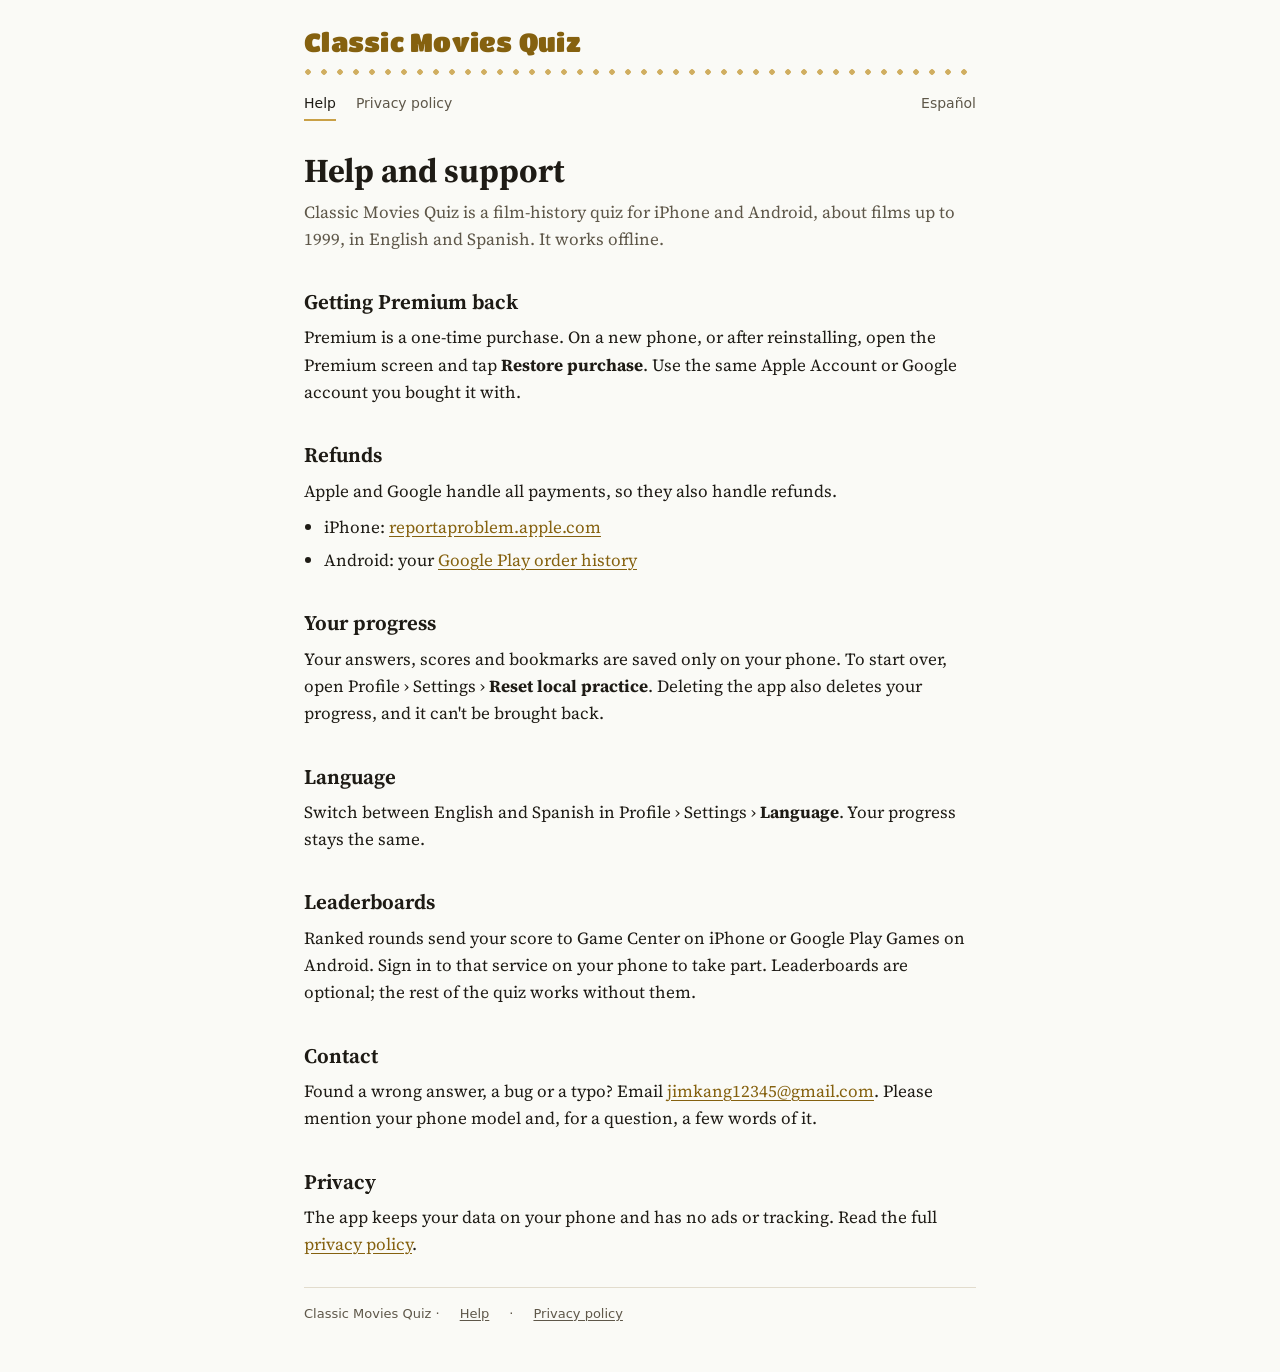
<file: index.html>
<!doctype html>
<html lang="en">
<head>
<meta charset="utf-8">
<meta name="viewport" content="width=device-width, initial-scale=1">
<title>Classic Movies Quiz Support</title>
<link rel="stylesheet" href="style.css">
</head>
<body>
<div class="page">
<div class="masthead">
<a class="wordmark" href="index.html">Classic Movies Quiz</a>
<div class="bulbs" aria-hidden="true"></div>
<nav class="nav" aria-label="Site"><a href="index.html" aria-current="page">Help</a><a href="privacy.html">Privacy policy</a><a class="lang" href="soporte.html" lang="es">Español</a></nav>
</div>
<main class="content">
<header>
  <h1>Help and support</h1>
  <p class="lede">Classic Movies Quiz is a film-history quiz for iPhone and Android, about films up to 1999, in English and Spanish. It works offline.</p>
</header>

<section aria-labelledby="restore">
  <h2 id="restore">Getting Premium back</h2>
  <p>Premium is a one-time purchase. On a new phone, or after reinstalling, open the Premium screen and tap <strong>Restore purchase</strong>. Use the same Apple Account or Google account you bought it with.</p>
</section>

<section aria-labelledby="refunds">
  <h2 id="refunds">Refunds</h2>
  <p>Apple and Google handle all payments, so they also handle refunds.</p>
  <ul>
    <li>iPhone: <a href="https://reportaproblem.apple.com">reportaproblem.apple.com</a></li>
    <li>Android: your <a href="https://play.google.com/store/account/orderhistory">Google Play order history</a></li>
  </ul>
</section>

<section aria-labelledby="progress">
  <h2 id="progress">Your progress</h2>
  <p>Your answers, scores and bookmarks are saved only on your phone. To start over, open Profile › Settings › <strong>Reset local practice</strong>. Deleting the app also deletes your progress, and it can't be brought back.</p>
</section>

<section aria-labelledby="language">
  <h2 id="language">Language</h2>
  <p>Switch between English and Spanish in Profile › Settings › <strong>Language</strong>. Your progress stays the same.</p>
</section>

<section aria-labelledby="boards">
  <h2 id="boards">Leaderboards</h2>
  <p>Ranked rounds send your score to Game Center on iPhone or Google Play Games on Android. Sign in to that service on your phone to take part. Leaderboards are optional; the rest of the quiz works without them.</p>
</section>

<section aria-labelledby="contact">
  <h2 id="contact">Contact</h2>
  <p>Found a wrong answer, a bug or a typo? Email <a href="mailto:jimkang12345@gmail.com">jimkang12345@gmail.com</a>. Please mention your phone model and, for a question, a few words of it.</p>
</section>

<section aria-labelledby="privacy">
  <h2 id="privacy">Privacy</h2>
  <p>The app keeps your data on your phone and has no ads or tracking. Read the full <a href="privacy.html">privacy policy</a>.</p>
</section>
</main>
<footer>Classic Movies Quiz · <a href="index.html">Help</a> · <a href="privacy.html">Privacy policy</a></footer>
</div>
</body>
</html>
</file>
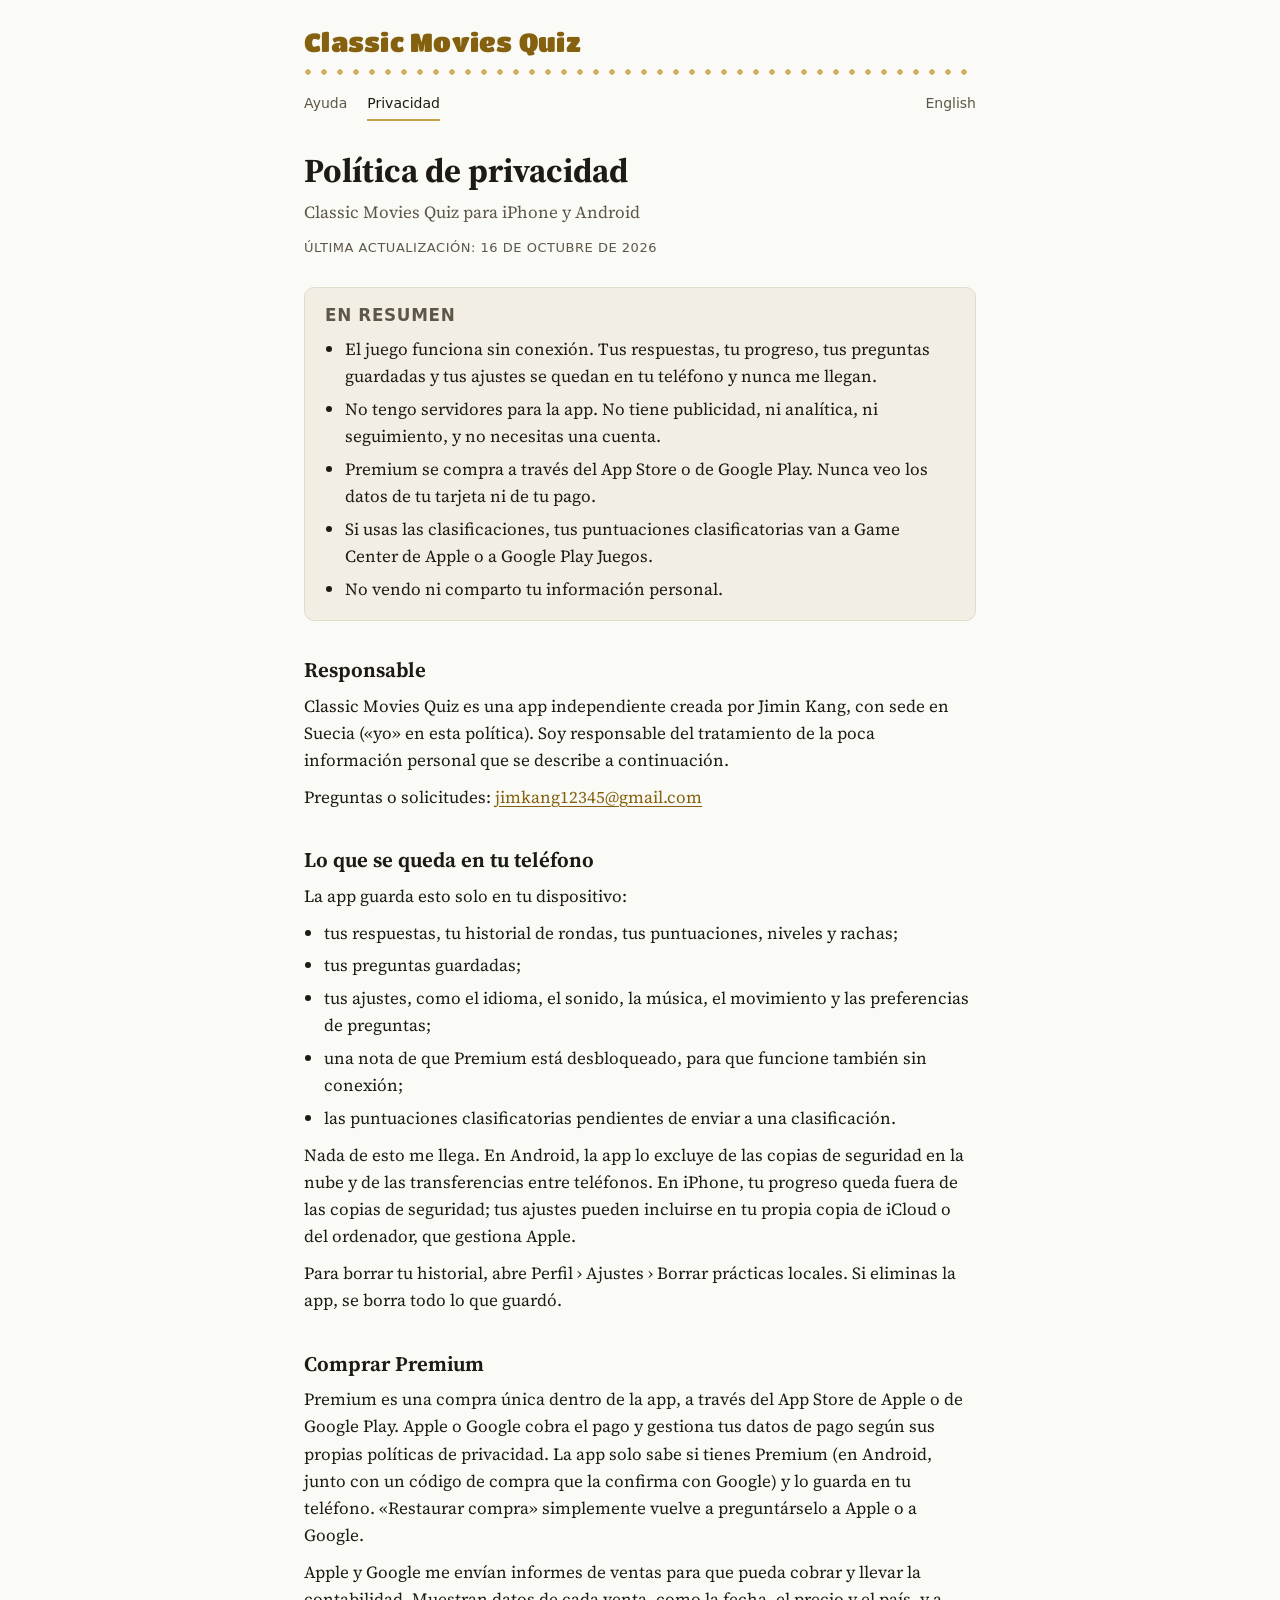
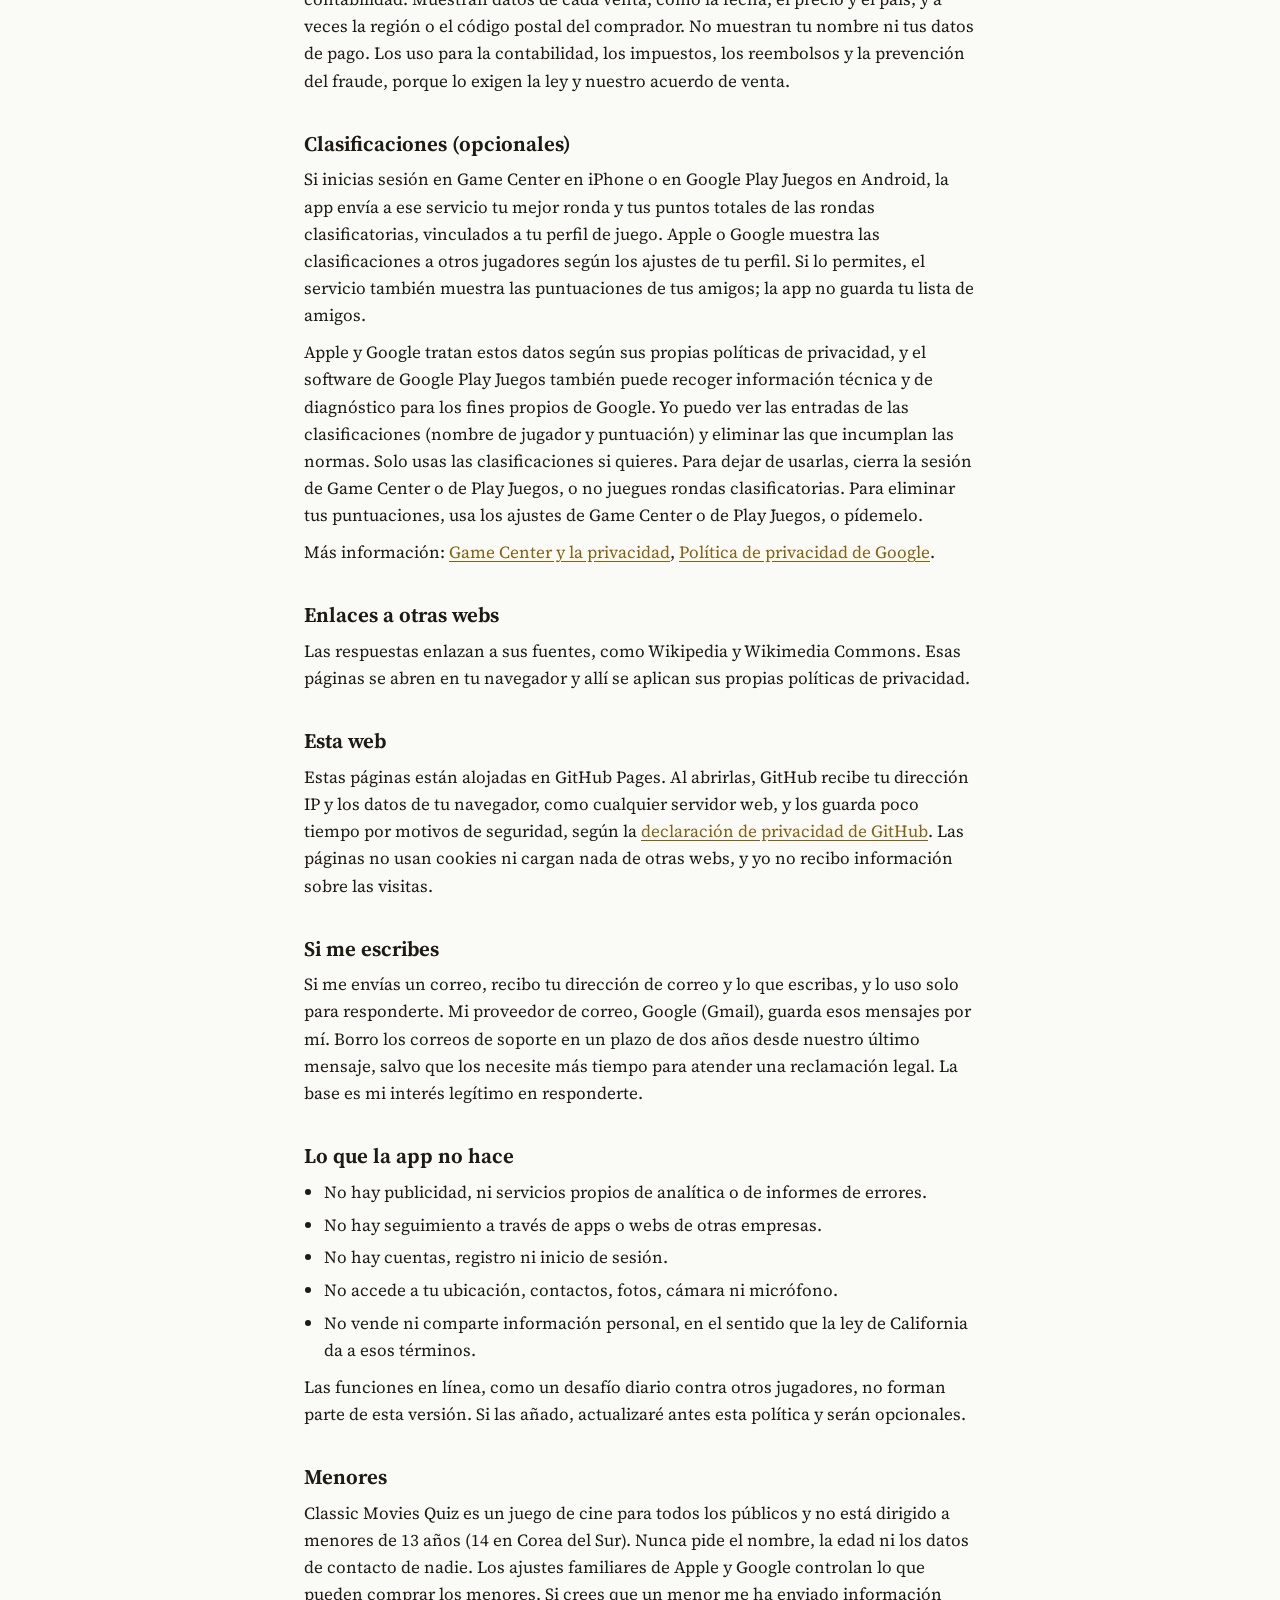
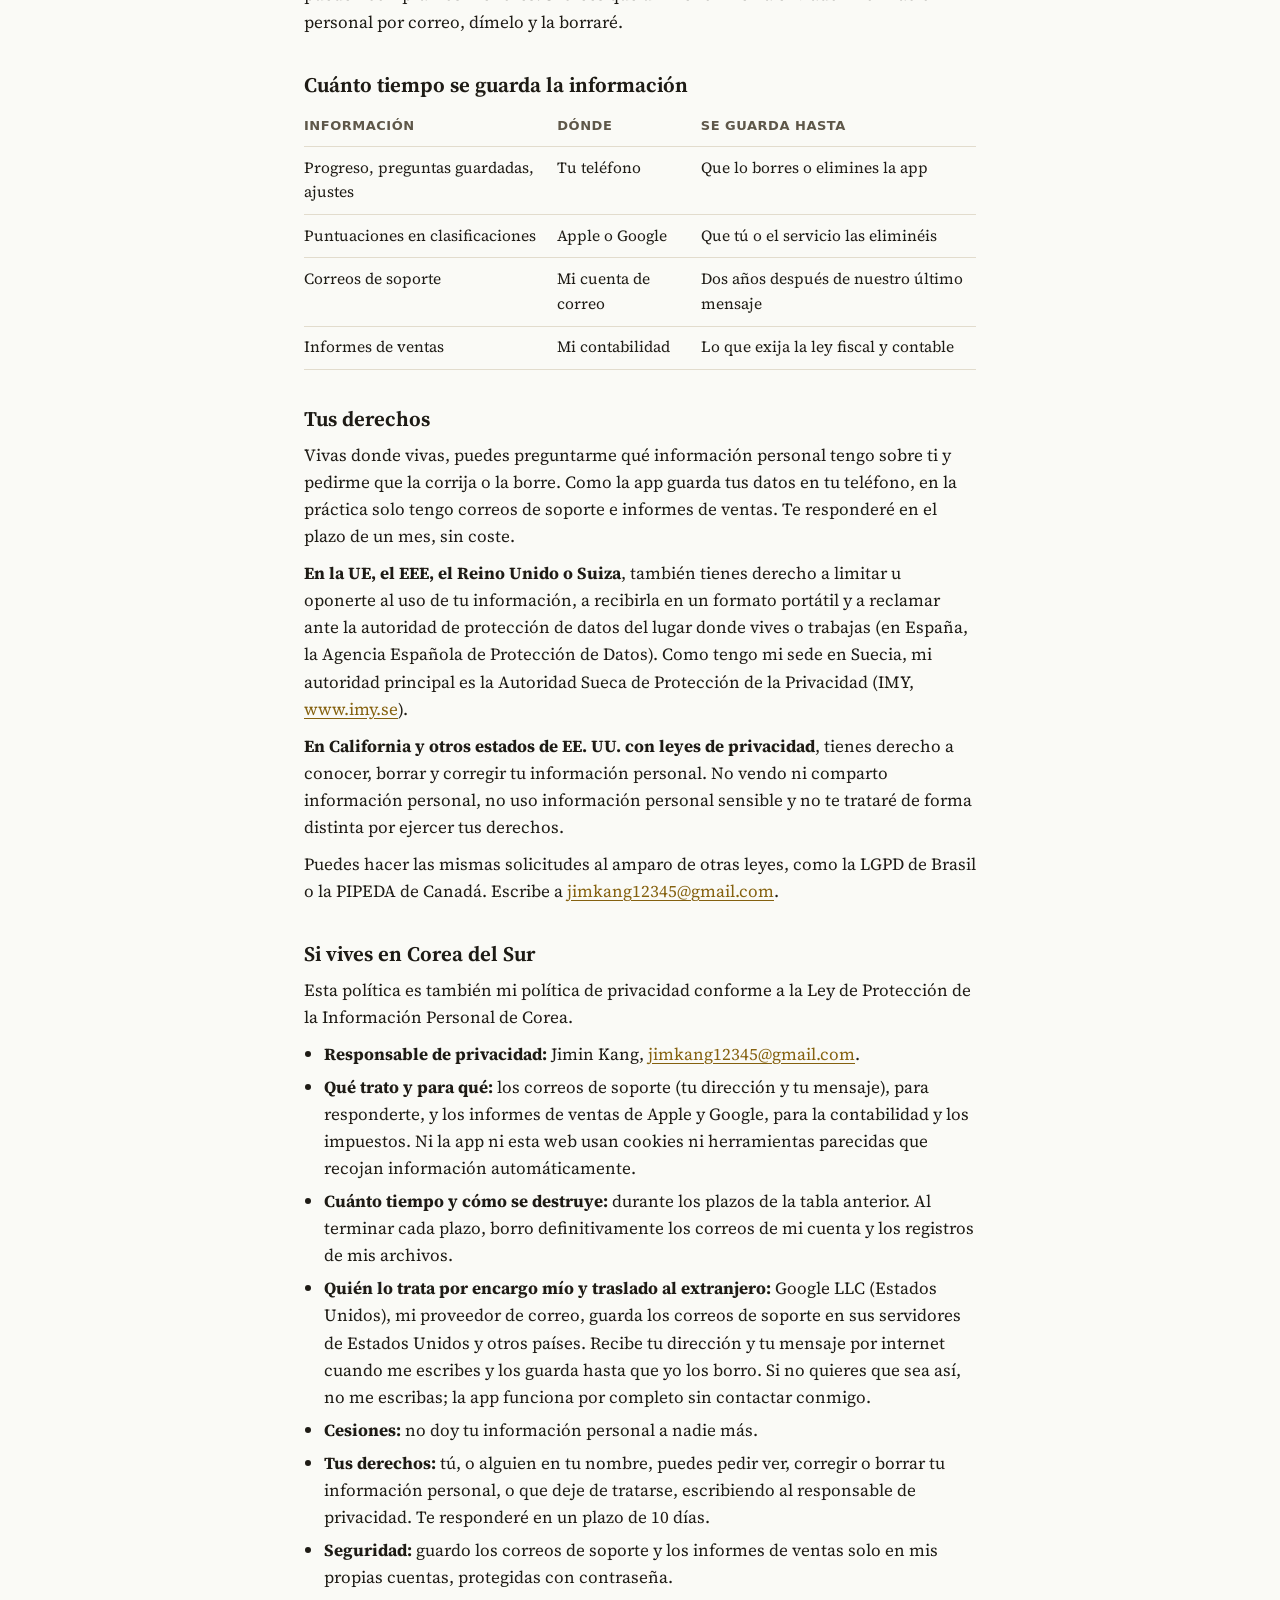
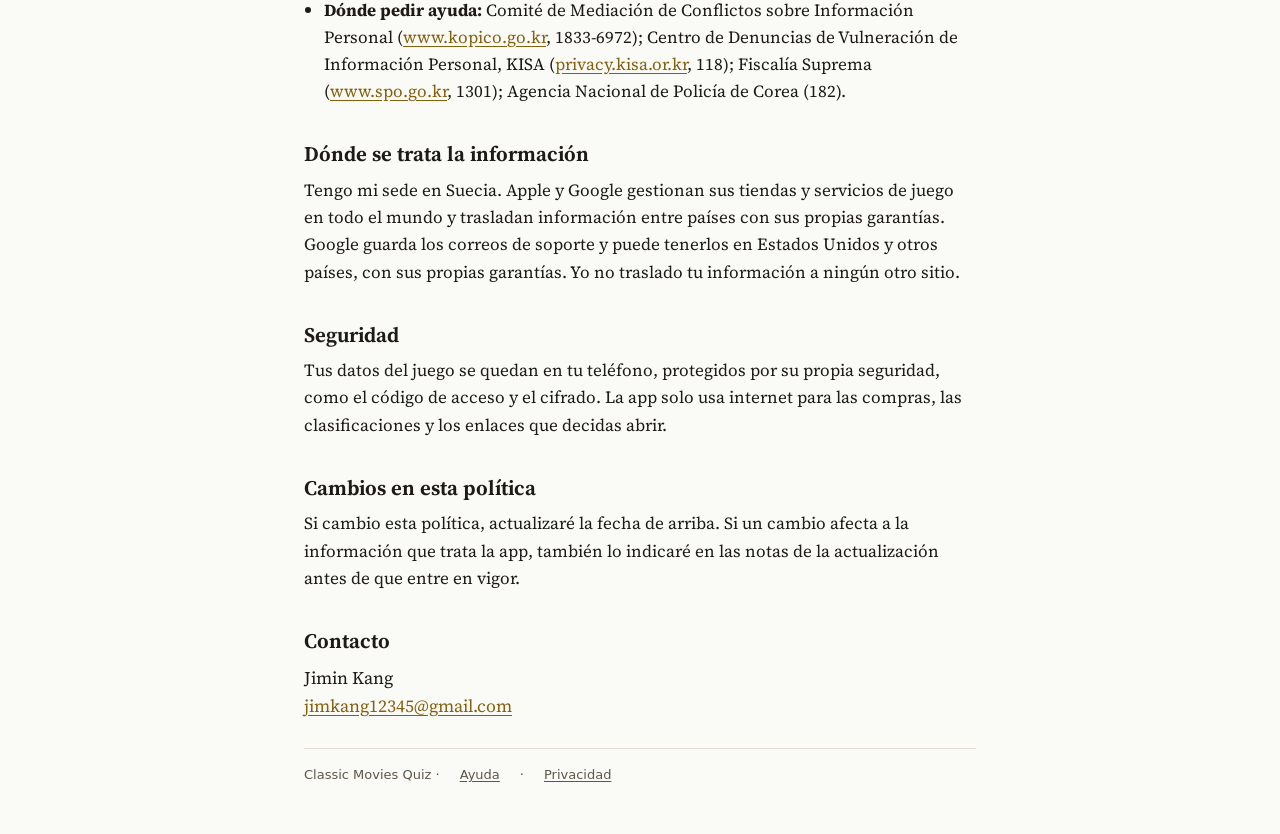
<file: privacidad.html>
<!doctype html>
<html lang="es">
<head>
<meta charset="utf-8">
<meta name="viewport" content="width=device-width, initial-scale=1">
<title>Política de privacidad de Classic Movies Quiz</title>
<link rel="stylesheet" href="style.css">
</head>
<body>
<div class="page">
<div class="masthead">
<a class="wordmark" href="soporte.html">Classic Movies Quiz</a>
<div class="bulbs" aria-hidden="true"></div>
<nav class="nav" aria-label="Sitio"><a href="soporte.html">Ayuda</a><a href="privacidad.html" aria-current="page">Privacidad</a><a class="lang" href="privacy.html" lang="en">English</a></nav>
</div>
<main class="content">
<header>
  <h1>Política de privacidad</h1>
  <p class="lede">Classic Movies Quiz para iPhone y Android</p>
  <p class="updated">Última actualización: 16 de octubre de 2026</p>
</header>

<section class="short" aria-labelledby="short">
  <h2 id="short">En resumen</h2>
  <ul>
    <li>El juego funciona sin conexión. Tus respuestas, tu progreso, tus preguntas guardadas y tus ajustes se quedan en tu teléfono y nunca me llegan.</li>
    <li>No tengo servidores para la app. No tiene publicidad, ni analítica, ni seguimiento, y no necesitas una cuenta.</li>
    <li>Premium se compra a través del App Store o de Google Play. Nunca veo los datos de tu tarjeta ni de tu pago.</li>
    <li>Si usas las clasificaciones, tus puntuaciones clasificatorias van a Game Center de Apple o a Google Play Juegos.</li>
    <li>No vendo ni comparto tu información personal.</li>
  </ul>
</section>

<section aria-labelledby="who">
  <h2 id="who">Responsable</h2>
  <p>Classic Movies Quiz es una app independiente creada por Jimin Kang, con sede en Suecia («yo» en esta política). Soy responsable del tratamiento de la poca información personal que se describe a continuación.</p>
  <p>Preguntas o solicitudes: <a href="mailto:jimkang12345@gmail.com">jimkang12345@gmail.com</a></p>
</section>

<section aria-labelledby="device">
  <h2 id="device">Lo que se queda en tu teléfono</h2>
  <p>La app guarda esto solo en tu dispositivo:</p>
  <ul>
    <li>tus respuestas, tu historial de rondas, tus puntuaciones, niveles y rachas;</li>
    <li>tus preguntas guardadas;</li>
    <li>tus ajustes, como el idioma, el sonido, la música, el movimiento y las preferencias de preguntas;</li>
    <li>una nota de que Premium está desbloqueado, para que funcione también sin conexión;</li>
    <li>las puntuaciones clasificatorias pendientes de enviar a una clasificación.</li>
  </ul>
  <p>Nada de esto me llega. En Android, la app lo excluye de las copias de seguridad en la nube y de las transferencias entre teléfonos. En iPhone, tu progreso queda fuera de las copias de seguridad; tus ajustes pueden incluirse en tu propia copia de iCloud o del ordenador, que gestiona Apple.</p>
  <p>Para borrar tu historial, abre Perfil › Ajustes › Borrar prácticas locales. Si eliminas la app, se borra todo lo que guardó.</p>
</section>

<section aria-labelledby="purchases">
  <h2 id="purchases">Comprar Premium</h2>
  <p>Premium es una compra única dentro de la app, a través del App Store de Apple o de Google Play. Apple o Google cobra el pago y gestiona tus datos de pago según sus propias políticas de privacidad. La app solo sabe si tienes Premium (en Android, junto con un código de compra que la confirma con Google) y lo guarda en tu teléfono. «Restaurar compra» simplemente vuelve a preguntárselo a Apple o a Google.</p>
  <p>Apple y Google me envían informes de ventas para que pueda cobrar y llevar la contabilidad. Muestran datos de cada venta, como la fecha, el precio y el país, y a veces la región o el código postal del comprador. No muestran tu nombre ni tus datos de pago. Los uso para la contabilidad, los impuestos, los reembolsos y la prevención del fraude, porque lo exigen la ley y nuestro acuerdo de venta.</p>
</section>

<section aria-labelledby="leaderboards">
  <h2 id="leaderboards">Clasificaciones (opcionales)</h2>
  <p>Si inicias sesión en Game Center en iPhone o en Google Play Juegos en Android, la app envía a ese servicio tu mejor ronda y tus puntos totales de las rondas clasificatorias, vinculados a tu perfil de juego. Apple o Google muestra las clasificaciones a otros jugadores según los ajustes de tu perfil. Si lo permites, el servicio también muestra las puntuaciones de tus amigos; la app no guarda tu lista de amigos.</p>
  <p>Apple y Google tratan estos datos según sus propias políticas de privacidad, y el software de Google Play Juegos también puede recoger información técnica y de diagnóstico para los fines propios de Google. Yo puedo ver las entradas de las clasificaciones (nombre de jugador y puntuación) y eliminar las que incumplan las normas. Solo usas las clasificaciones si quieres. Para dejar de usarlas, cierra la sesión de Game Center o de Play Juegos, o no juegues rondas clasificatorias. Para eliminar tus puntuaciones, usa los ajustes de Game Center o de Play Juegos, o pídemelo.</p>
  <p>Más información: <a href="https://www.apple.com/legal/privacy/data/es/game-center/">Game Center y la privacidad</a>, <a href="https://policies.google.com/privacy?hl=es">Política de privacidad de Google</a>.</p>
</section>

<section aria-labelledby="links">
  <h2 id="links">Enlaces a otras webs</h2>
  <p>Las respuestas enlazan a sus fuentes, como Wikipedia y Wikimedia Commons. Esas páginas se abren en tu navegador y allí se aplican sus propias políticas de privacidad.</p>
</section>

<section aria-labelledby="website">
  <h2 id="website">Esta web</h2>
  <p>Estas páginas están alojadas en GitHub Pages. Al abrirlas, GitHub recibe tu dirección IP y los datos de tu navegador, como cualquier servidor web, y los guarda poco tiempo por motivos de seguridad, según la <a href="https://docs.github.com/es/site-policy/privacy-policies/github-general-privacy-statement">declaración de privacidad de GitHub</a>. Las páginas no usan cookies ni cargan nada de otras webs, y yo no recibo información sobre las visitas.</p>
</section>

<section aria-labelledby="contact-me">
  <h2 id="contact-me">Si me escribes</h2>
  <p>Si me envías un correo, recibo tu dirección de correo y lo que escribas, y lo uso solo para responderte. Mi proveedor de correo, Google (Gmail), guarda esos mensajes por mí. Borro los correos de soporte en un plazo de dos años desde nuestro último mensaje, salvo que los necesite más tiempo para atender una reclamación legal. La base es mi interés legítimo en responderte.</p>
</section>

<section aria-labelledby="dont">
  <h2 id="dont">Lo que la app no hace</h2>
  <ul>
    <li>No hay publicidad, ni servicios propios de analítica o de informes de errores.</li>
    <li>No hay seguimiento a través de apps o webs de otras empresas.</li>
    <li>No hay cuentas, registro ni inicio de sesión.</li>
    <li>No accede a tu ubicación, contactos, fotos, cámara ni micrófono.</li>
    <li>No vende ni comparte información personal, en el sentido que la ley de California da a esos términos.</li>
  </ul>
  <p>Las funciones en línea, como un desafío diario contra otros jugadores, no forman parte de esta versión. Si las añado, actualizaré antes esta política y serán opcionales.</p>
</section>

<section aria-labelledby="children">
  <h2 id="children">Menores</h2>
  <p>Classic Movies Quiz es un juego de cine para todos los públicos y no está dirigido a menores de 13 años (14 en Corea del Sur). Nunca pide el nombre, la edad ni los datos de contacto de nadie. Los ajustes familiares de Apple y Google controlan lo que pueden comprar los menores. Si crees que un menor me ha enviado información personal por correo, dímelo y la borraré.</p>
</section>

<section aria-labelledby="retention">
  <h2 id="retention">Cuánto tiempo se guarda la información</h2>
  <div class="table-wrap">
    <table>
      <thead><tr><th scope="col">Información</th><th scope="col">Dónde</th><th scope="col">Se guarda hasta</th></tr></thead>
      <tbody>
        <tr><td>Progreso, preguntas guardadas, ajustes</td><td>Tu teléfono</td><td>Que lo borres o elimines la app</td></tr>
        <tr><td>Puntuaciones en clasificaciones</td><td>Apple o Google</td><td>Que tú o el servicio las eliminéis</td></tr>
        <tr><td>Correos de soporte</td><td>Mi cuenta de correo</td><td>Dos años después de nuestro último mensaje</td></tr>
        <tr><td>Informes de ventas</td><td>Mi contabilidad</td><td>Lo que exija la ley fiscal y contable</td></tr>
      </tbody>
    </table>
  </div>
</section>

<section aria-labelledby="rights">
  <h2 id="rights">Tus derechos</h2>
  <p>Vivas donde vivas, puedes preguntarme qué información personal tengo sobre ti y pedirme que la corrija o la borre. Como la app guarda tus datos en tu teléfono, en la práctica solo tengo correos de soporte e informes de ventas. Te responderé en el plazo de un mes, sin coste.</p>
  <p><strong>En la UE, el EEE, el Reino Unido o Suiza</strong>, también tienes derecho a limitar u oponerte al uso de tu información, a recibirla en un formato portátil y a reclamar ante la autoridad de protección de datos del lugar donde vives o trabajas (en España, la Agencia Española de Protección de Datos). Como tengo mi sede en Suecia, mi autoridad principal es la Autoridad Sueca de Protección de la Privacidad (IMY, <a href="https://www.imy.se">www.imy.se</a>).</p>
  <p><strong>En California y otros estados de EE. UU. con leyes de privacidad</strong>, tienes derecho a conocer, borrar y corregir tu información personal. No vendo ni comparto información personal, no uso información personal sensible y no te trataré de forma distinta por ejercer tus derechos.</p>
  <p>Puedes hacer las mismas solicitudes al amparo de otras leyes, como la LGPD de Brasil o la PIPEDA de Canadá. Escribe a <a href="mailto:jimkang12345@gmail.com">jimkang12345@gmail.com</a>.</p>
</section>

<section aria-labelledby="korea">
  <h2 id="korea">Si vives en Corea del Sur</h2>
  <p>Esta política es también mi política de privacidad conforme a la Ley de Protección de la Información Personal de Corea.</p>
  <ul>
    <li><strong>Responsable de privacidad:</strong> Jimin Kang, <a href="mailto:jimkang12345@gmail.com">jimkang12345@gmail.com</a>.</li>
    <li><strong>Qué trato y para qué:</strong> los correos de soporte (tu dirección y tu mensaje), para responderte, y los informes de ventas de Apple y Google, para la contabilidad y los impuestos. Ni la app ni esta web usan cookies ni herramientas parecidas que recojan información automáticamente.</li>
    <li><strong>Cuánto tiempo y cómo se destruye:</strong> durante los plazos de la tabla anterior. Al terminar cada plazo, borro definitivamente los correos de mi cuenta y los registros de mis archivos.</li>
    <li><strong>Quién lo trata por encargo mío y traslado al extranjero:</strong> Google LLC (Estados Unidos), mi proveedor de correo, guarda los correos de soporte en sus servidores de Estados Unidos y otros países. Recibe tu dirección y tu mensaje por internet cuando me escribes y los guarda hasta que yo los borro. Si no quieres que sea así, no me escribas; la app funciona por completo sin contactar conmigo.</li>
    <li><strong>Cesiones:</strong> no doy tu información personal a nadie más.</li>
    <li><strong>Tus derechos:</strong> tú, o alguien en tu nombre, puedes pedir ver, corregir o borrar tu información personal, o que deje de tratarse, escribiendo al responsable de privacidad. Te responderé en un plazo de 10 días.</li>
    <li><strong>Seguridad:</strong> guardo los correos de soporte y los informes de ventas solo en mis propias cuentas, protegidas con contraseña.</li>
    <li><strong>Dónde pedir ayuda:</strong> Comité de Mediación de Conflictos sobre Información Personal (<a href="https://www.kopico.go.kr">www.kopico.go.kr</a>, 1833-6972); Centro de Denuncias de Vulneración de Información Personal, KISA (<a href="https://privacy.kisa.or.kr">privacy.kisa.or.kr</a>, 118); Fiscalía Suprema (<a href="https://www.spo.go.kr">www.spo.go.kr</a>, 1301); Agencia Nacional de Policía de Corea (182).</li>
  </ul>
</section>

<section aria-labelledby="transfers">
  <h2 id="transfers">Dónde se trata la información</h2>
  <p>Tengo mi sede en Suecia. Apple y Google gestionan sus tiendas y servicios de juego en todo el mundo y trasladan información entre países con sus propias garantías. Google guarda los correos de soporte y puede tenerlos en Estados Unidos y otros países, con sus propias garantías. Yo no traslado tu información a ningún otro sitio.</p>
</section>

<section aria-labelledby="security">
  <h2 id="security">Seguridad</h2>
  <p>Tus datos del juego se quedan en tu teléfono, protegidos por su propia seguridad, como el código de acceso y el cifrado. La app solo usa internet para las compras, las clasificaciones y los enlaces que decidas abrir.</p>
</section>

<section aria-labelledby="changes">
  <h2 id="changes">Cambios en esta política</h2>
  <p>Si cambio esta política, actualizaré la fecha de arriba. Si un cambio afecta a la información que trata la app, también lo indicaré en las notas de la actualización antes de que entre en vigor.</p>
</section>

<section aria-labelledby="contact">
  <h2 id="contact">Contacto</h2>
  <p class="contact">Jimin Kang<br><a href="mailto:jimkang12345@gmail.com">jimkang12345@gmail.com</a></p>
</section>
</main>
<footer>Classic Movies Quiz · <a href="soporte.html">Ayuda</a> · <a href="privacidad.html">Privacidad</a></footer>
</div>
</body>
</html>
</file>
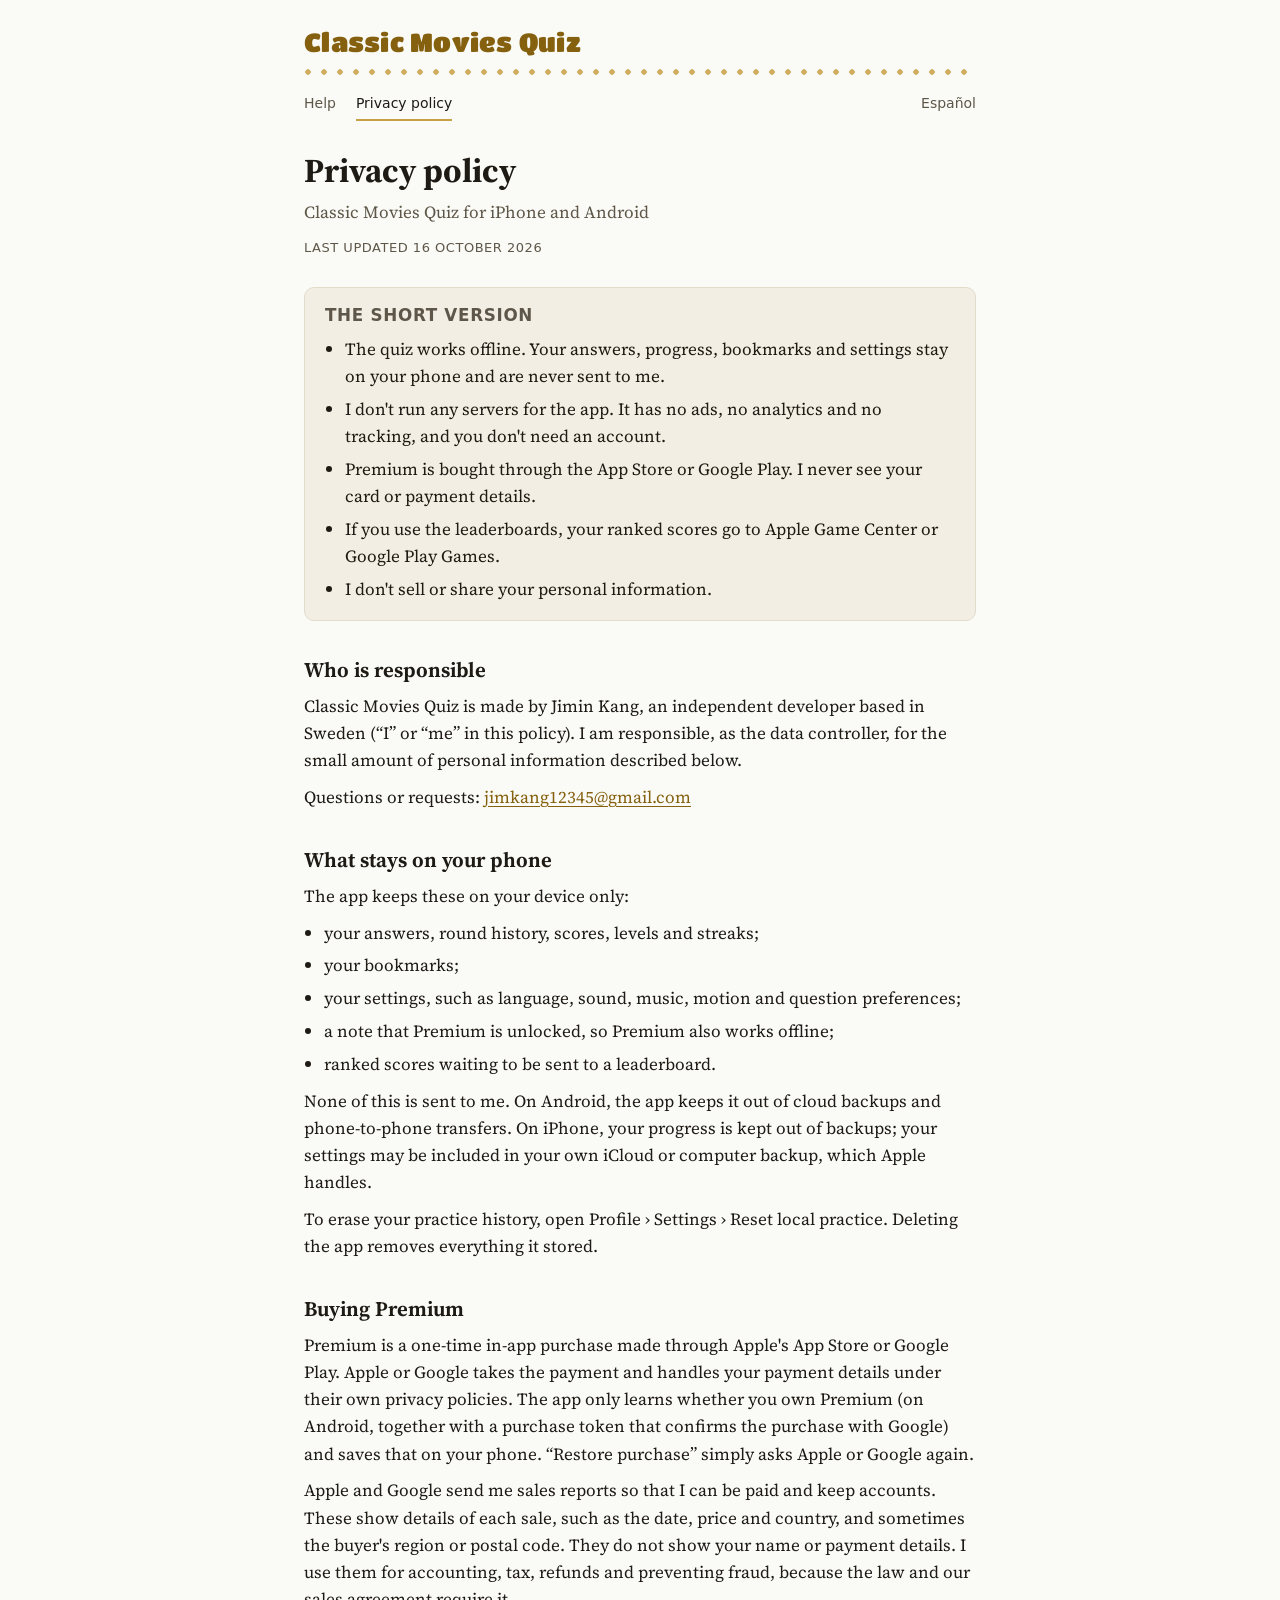
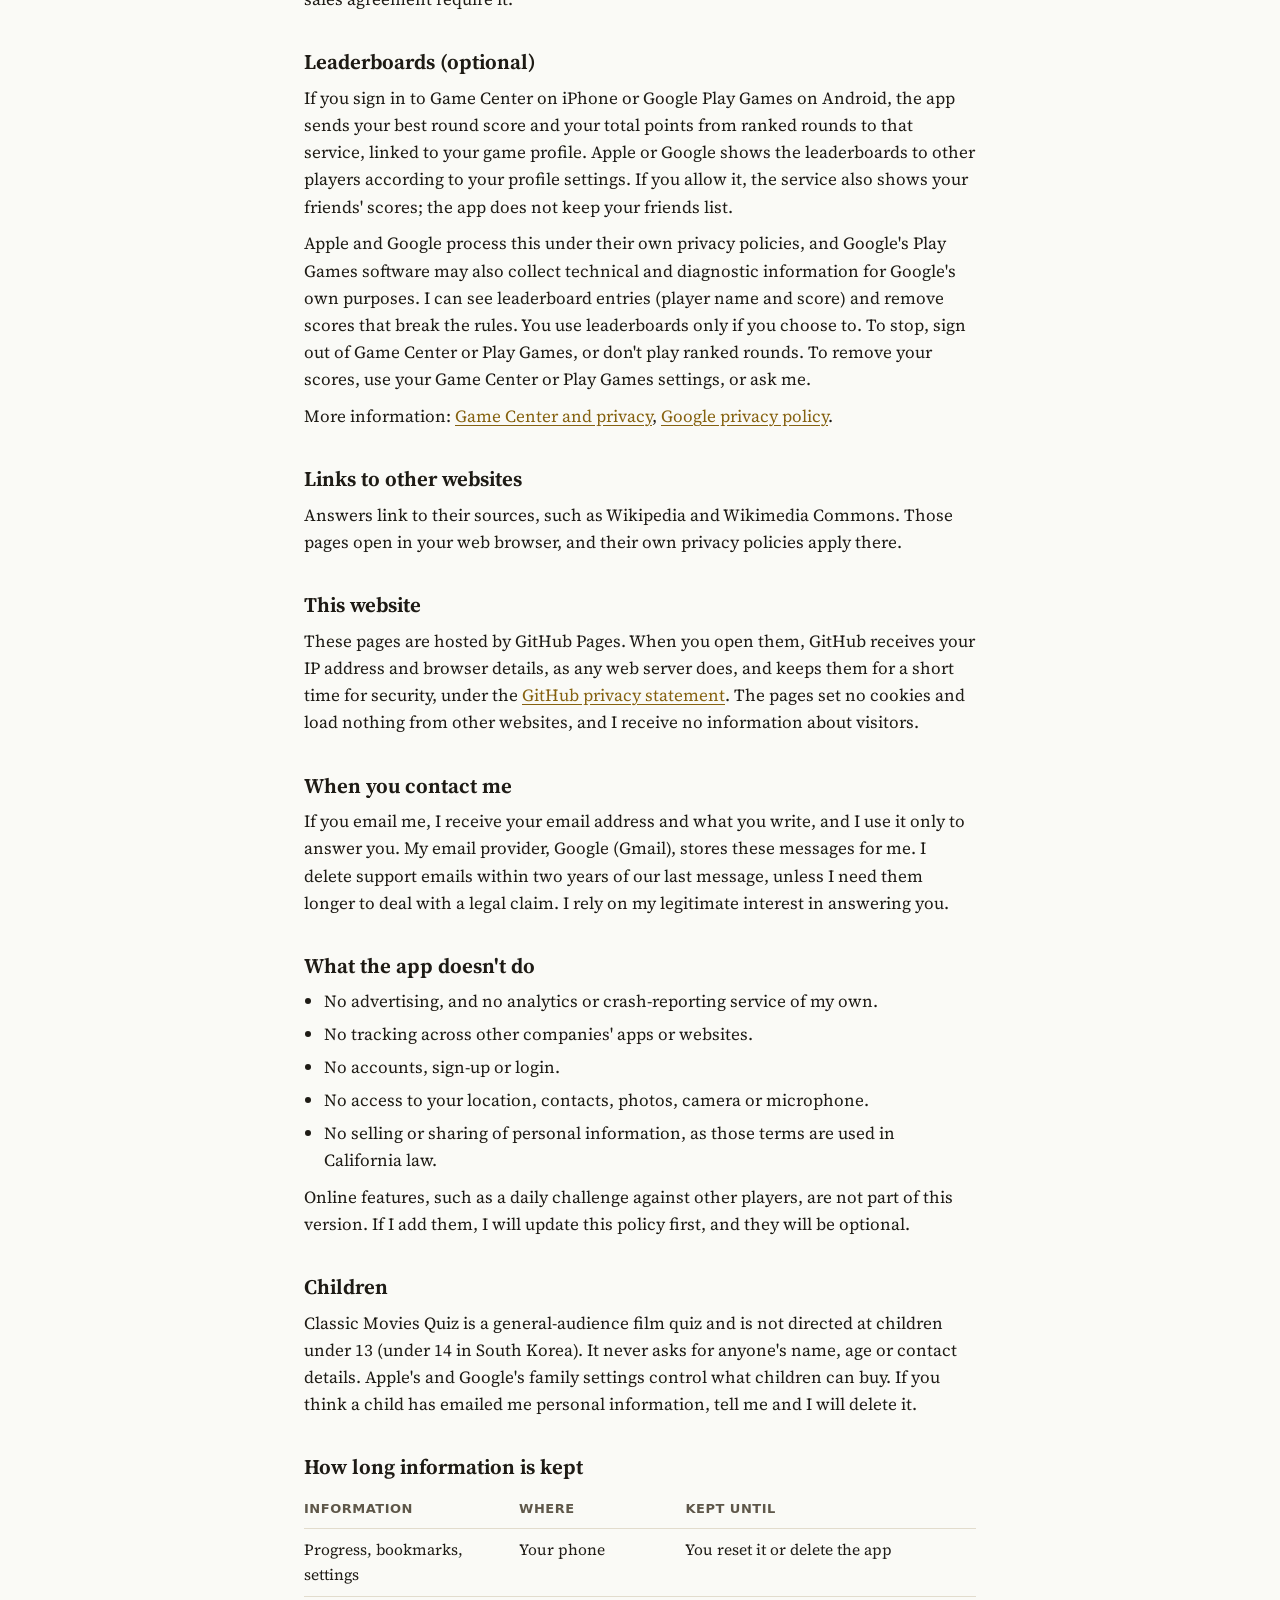
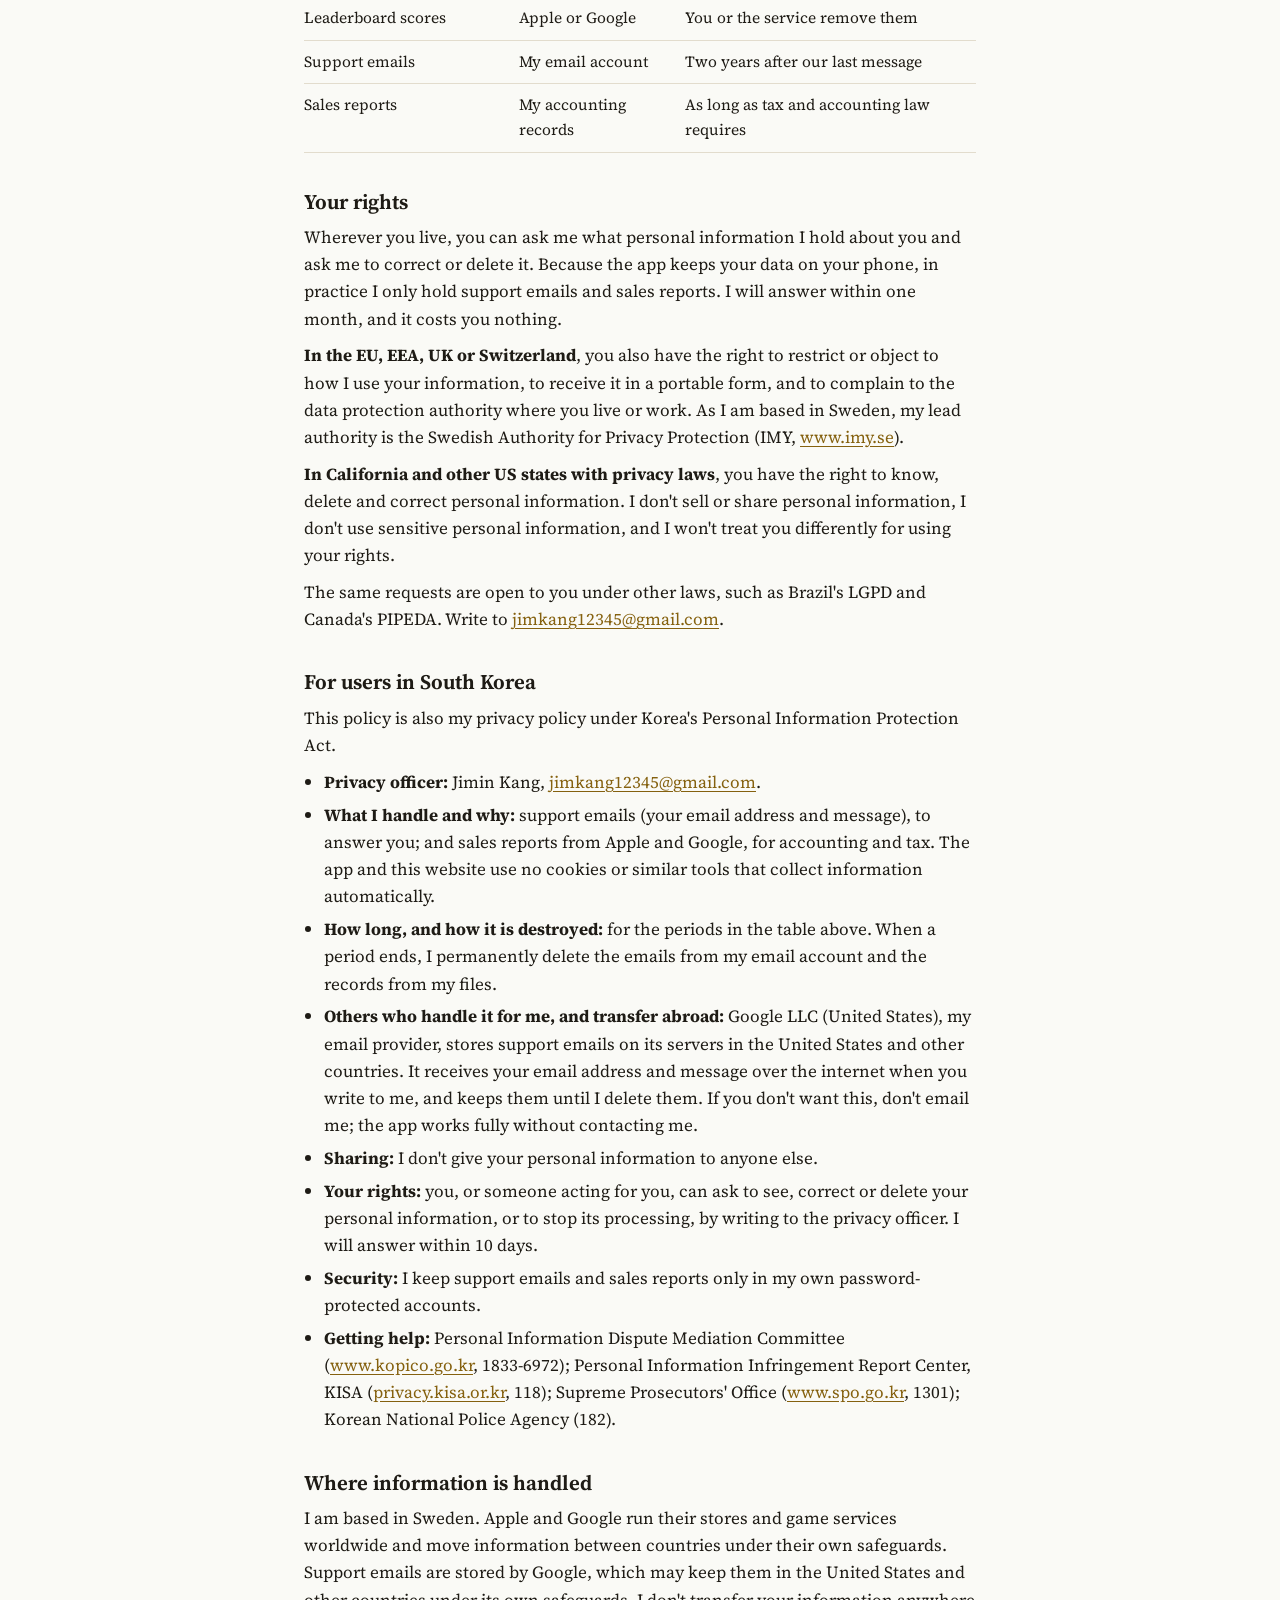
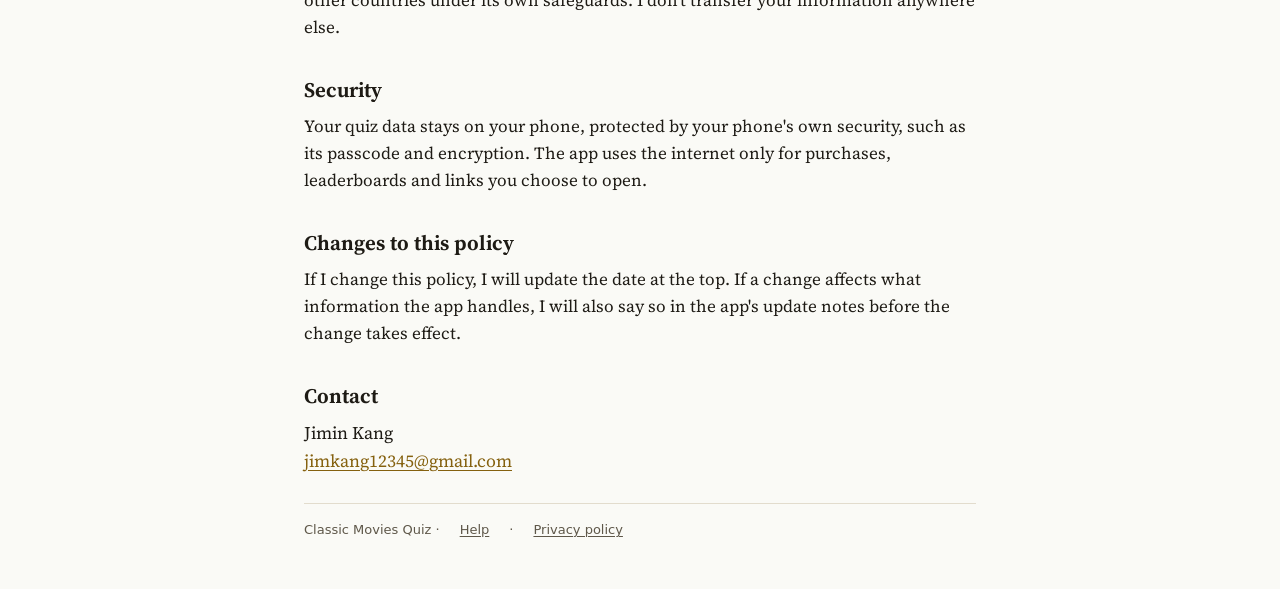
<file: privacy.html>
<!doctype html>
<html lang="en">
<head>
<meta charset="utf-8">
<meta name="viewport" content="width=device-width, initial-scale=1">
<title>Classic Movies Quiz Privacy Policy</title>
<link rel="stylesheet" href="style.css">
</head>
<body>
<div class="page">
<div class="masthead">
<a class="wordmark" href="index.html">Classic Movies Quiz</a>
<div class="bulbs" aria-hidden="true"></div>
<nav class="nav" aria-label="Site"><a href="index.html">Help</a><a href="privacy.html" aria-current="page">Privacy policy</a><a class="lang" href="privacidad.html" lang="es">Español</a></nav>
</div>
<main class="content">
<header>
  <h1>Privacy policy</h1>
  <p class="lede">Classic Movies Quiz for iPhone and Android</p>
  <p class="updated">Last updated 16 October 2026</p>
</header>

<section class="short" aria-labelledby="short">
  <h2 id="short">The short version</h2>
  <ul>
    <li>The quiz works offline. Your answers, progress, bookmarks and settings stay on your phone and are never sent to me.</li>
    <li>I don't run any servers for the app. It has no ads, no analytics and no tracking, and you don't need an account.</li>
    <li>Premium is bought through the App Store or Google Play. I never see your card or payment details.</li>
    <li>If you use the leaderboards, your ranked scores go to Apple Game Center or Google Play Games.</li>
    <li>I don't sell or share your personal information.</li>
  </ul>
</section>

<section aria-labelledby="who">
  <h2 id="who">Who is responsible</h2>
  <p>Classic Movies Quiz is made by Jimin Kang, an independent developer based in Sweden (“I” or “me” in this policy). I am responsible, as the data controller, for the small amount of personal information described below.</p>
  <p>Questions or requests: <a href="mailto:jimkang12345@gmail.com">jimkang12345@gmail.com</a></p>
</section>

<section aria-labelledby="device">
  <h2 id="device">What stays on your phone</h2>
  <p>The app keeps these on your device only:</p>
  <ul>
    <li>your answers, round history, scores, levels and streaks;</li>
    <li>your bookmarks;</li>
    <li>your settings, such as language, sound, music, motion and question preferences;</li>
    <li>a note that Premium is unlocked, so Premium also works offline;</li>
    <li>ranked scores waiting to be sent to a leaderboard.</li>
  </ul>
  <p>None of this is sent to me. On Android, the app keeps it out of cloud backups and phone-to-phone transfers. On iPhone, your progress is kept out of backups; your settings may be included in your own iCloud or computer backup, which Apple handles.</p>
  <p>To erase your practice history, open Profile › Settings › Reset local practice. Deleting the app removes everything it stored.</p>
</section>

<section aria-labelledby="purchases">
  <h2 id="purchases">Buying Premium</h2>
  <p>Premium is a one-time in-app purchase made through Apple's App Store or Google Play. Apple or Google takes the payment and handles your payment details under their own privacy policies. The app only learns whether you own Premium (on Android, together with a purchase token that confirms the purchase with Google) and saves that on your phone. “Restore purchase” simply asks Apple or Google again.</p>
  <p>Apple and Google send me sales reports so that I can be paid and keep accounts. These show details of each sale, such as the date, price and country, and sometimes the buyer's region or postal code. They do not show your name or payment details. I use them for accounting, tax, refunds and preventing fraud, because the law and our sales agreement require it.</p>
</section>

<section aria-labelledby="leaderboards">
  <h2 id="leaderboards">Leaderboards (optional)</h2>
  <p>If you sign in to Game Center on iPhone or Google Play Games on Android, the app sends your best round score and your total points from ranked rounds to that service, linked to your game profile. Apple or Google shows the leaderboards to other players according to your profile settings. If you allow it, the service also shows your friends' scores; the app does not keep your friends list.</p>
  <p>Apple and Google process this under their own privacy policies, and Google's Play Games software may also collect technical and diagnostic information for Google's own purposes. I can see leaderboard entries (player name and score) and remove scores that break the rules. You use leaderboards only if you choose to. To stop, sign out of Game Center or Play Games, or don't play ranked rounds. To remove your scores, use your Game Center or Play Games settings, or ask me.</p>
  <p>More information: <a href="https://www.apple.com/legal/privacy/data/en/game-center/">Game Center and privacy</a>, <a href="https://policies.google.com/privacy">Google privacy policy</a>.</p>
</section>

<section aria-labelledby="links">
  <h2 id="links">Links to other websites</h2>
  <p>Answers link to their sources, such as Wikipedia and Wikimedia Commons. Those pages open in your web browser, and their own privacy policies apply there.</p>
</section>

<section aria-labelledby="website">
  <h2 id="website">This website</h2>
  <p>These pages are hosted by GitHub Pages. When you open them, GitHub receives your IP address and browser details, as any web server does, and keeps them for a short time for security, under the <a href="https://docs.github.com/en/site-policy/privacy-policies/github-general-privacy-statement">GitHub privacy statement</a>. The pages set no cookies and load nothing from other websites, and I receive no information about visitors.</p>
</section>

<section aria-labelledby="contact-me">
  <h2 id="contact-me">When you contact me</h2>
  <p>If you email me, I receive your email address and what you write, and I use it only to answer you. My email provider, Google (Gmail), stores these messages for me. I delete support emails within two years of our last message, unless I need them longer to deal with a legal claim. I rely on my legitimate interest in answering you.</p>
</section>

<section aria-labelledby="dont">
  <h2 id="dont">What the app doesn't do</h2>
  <ul>
    <li>No advertising, and no analytics or crash-reporting service of my own.</li>
    <li>No tracking across other companies' apps or websites.</li>
    <li>No accounts, sign-up or login.</li>
    <li>No access to your location, contacts, photos, camera or microphone.</li>
    <li>No selling or sharing of personal information, as those terms are used in California law.</li>
  </ul>
  <p>Online features, such as a daily challenge against other players, are not part of this version. If I add them, I will update this policy first, and they will be optional.</p>
</section>

<section aria-labelledby="children">
  <h2 id="children">Children</h2>
  <p>Classic Movies Quiz is a general-audience film quiz and is not directed at children under 13 (under 14 in South Korea). It never asks for anyone's name, age or contact details. Apple's and Google's family settings control what children can buy. If you think a child has emailed me personal information, tell me and I will delete it.</p>
</section>

<section aria-labelledby="retention">
  <h2 id="retention">How long information is kept</h2>
  <div class="table-wrap">
    <table>
      <thead><tr><th scope="col">Information</th><th scope="col">Where</th><th scope="col">Kept until</th></tr></thead>
      <tbody>
        <tr><td>Progress, bookmarks, settings</td><td>Your phone</td><td>You reset it or delete the app</td></tr>
        <tr><td>Leaderboard scores</td><td>Apple or Google</td><td>You or the service remove them</td></tr>
        <tr><td>Support emails</td><td>My email account</td><td>Two years after our last message</td></tr>
        <tr><td>Sales reports</td><td>My accounting records</td><td>As long as tax and accounting law requires</td></tr>
      </tbody>
    </table>
  </div>
</section>

<section aria-labelledby="rights">
  <h2 id="rights">Your rights</h2>
  <p>Wherever you live, you can ask me what personal information I hold about you and ask me to correct or delete it. Because the app keeps your data on your phone, in practice I only hold support emails and sales reports. I will answer within one month, and it costs you nothing.</p>
  <p><strong>In the EU, EEA, UK or Switzerland</strong>, you also have the right to restrict or object to how I use your information, to receive it in a portable form, and to complain to the data protection authority where you live or work. As I am based in Sweden, my lead authority is the Swedish Authority for Privacy Protection (IMY, <a href="https://www.imy.se">www.imy.se</a>).</p>
  <p><strong>In California and other US states with privacy laws</strong>, you have the right to know, delete and correct personal information. I don't sell or share personal information, I don't use sensitive personal information, and I won't treat you differently for using your rights.</p>
  <p>The same requests are open to you under other laws, such as Brazil's LGPD and Canada's PIPEDA. Write to <a href="mailto:jimkang12345@gmail.com">jimkang12345@gmail.com</a>.</p>
</section>

<section aria-labelledby="korea">
  <h2 id="korea">For users in South Korea</h2>
  <p>This policy is also my privacy policy under Korea's Personal Information Protection Act.</p>
  <ul>
    <li><strong>Privacy officer:</strong> Jimin Kang, <a href="mailto:jimkang12345@gmail.com">jimkang12345@gmail.com</a>.</li>
    <li><strong>What I handle and why:</strong> support emails (your email address and message), to answer you; and sales reports from Apple and Google, for accounting and tax. The app and this website use no cookies or similar tools that collect information automatically.</li>
    <li><strong>How long, and how it is destroyed:</strong> for the periods in the table above. When a period ends, I permanently delete the emails from my email account and the records from my files.</li>
    <li><strong>Others who handle it for me, and transfer abroad:</strong> Google LLC (United States), my email provider, stores support emails on its servers in the United States and other countries. It receives your email address and message over the internet when you write to me, and keeps them until I delete them. If you don't want this, don't email me; the app works fully without contacting me.</li>
    <li><strong>Sharing:</strong> I don't give your personal information to anyone else.</li>
    <li><strong>Your rights:</strong> you, or someone acting for you, can ask to see, correct or delete your personal information, or to stop its processing, by writing to the privacy officer. I will answer within 10 days.</li>
    <li><strong>Security:</strong> I keep support emails and sales reports only in my own password-protected accounts.</li>
    <li><strong>Getting help:</strong> Personal Information Dispute Mediation Committee (<a href="https://www.kopico.go.kr">www.kopico.go.kr</a>, 1833-6972); Personal Information Infringement Report Center, KISA (<a href="https://privacy.kisa.or.kr">privacy.kisa.or.kr</a>, 118); Supreme Prosecutors' Office (<a href="https://www.spo.go.kr">www.spo.go.kr</a>, 1301); Korean National Police Agency (182).</li>
  </ul>
</section>

<section aria-labelledby="transfers">
  <h2 id="transfers">Where information is handled</h2>
  <p>I am based in Sweden. Apple and Google run their stores and game services worldwide and move information between countries under their own safeguards. Support emails are stored by Google, which may keep them in the United States and other countries under its own safeguards. I don't transfer your information anywhere else.</p>
</section>

<section aria-labelledby="security">
  <h2 id="security">Security</h2>
  <p>Your quiz data stays on your phone, protected by your phone's own security, such as its passcode and encryption. The app uses the internet only for purchases, leaderboards and links you choose to open.</p>
</section>

<section aria-labelledby="changes">
  <h2 id="changes">Changes to this policy</h2>
  <p>If I change this policy, I will update the date at the top. If a change affects what information the app handles, I will also say so in the app's update notes before the change takes effect.</p>
</section>

<section aria-labelledby="contact">
  <h2 id="contact">Contact</h2>
  <p class="contact">Jimin Kang<br><a href="mailto:jimkang12345@gmail.com">jimkang12345@gmail.com</a></p>
</section>
</main>
<footer>Classic Movies Quiz · <a href="index.html">Help</a> · <a href="privacy.html">Privacy policy</a></footer>
</div>
</body>
</html>
</file>
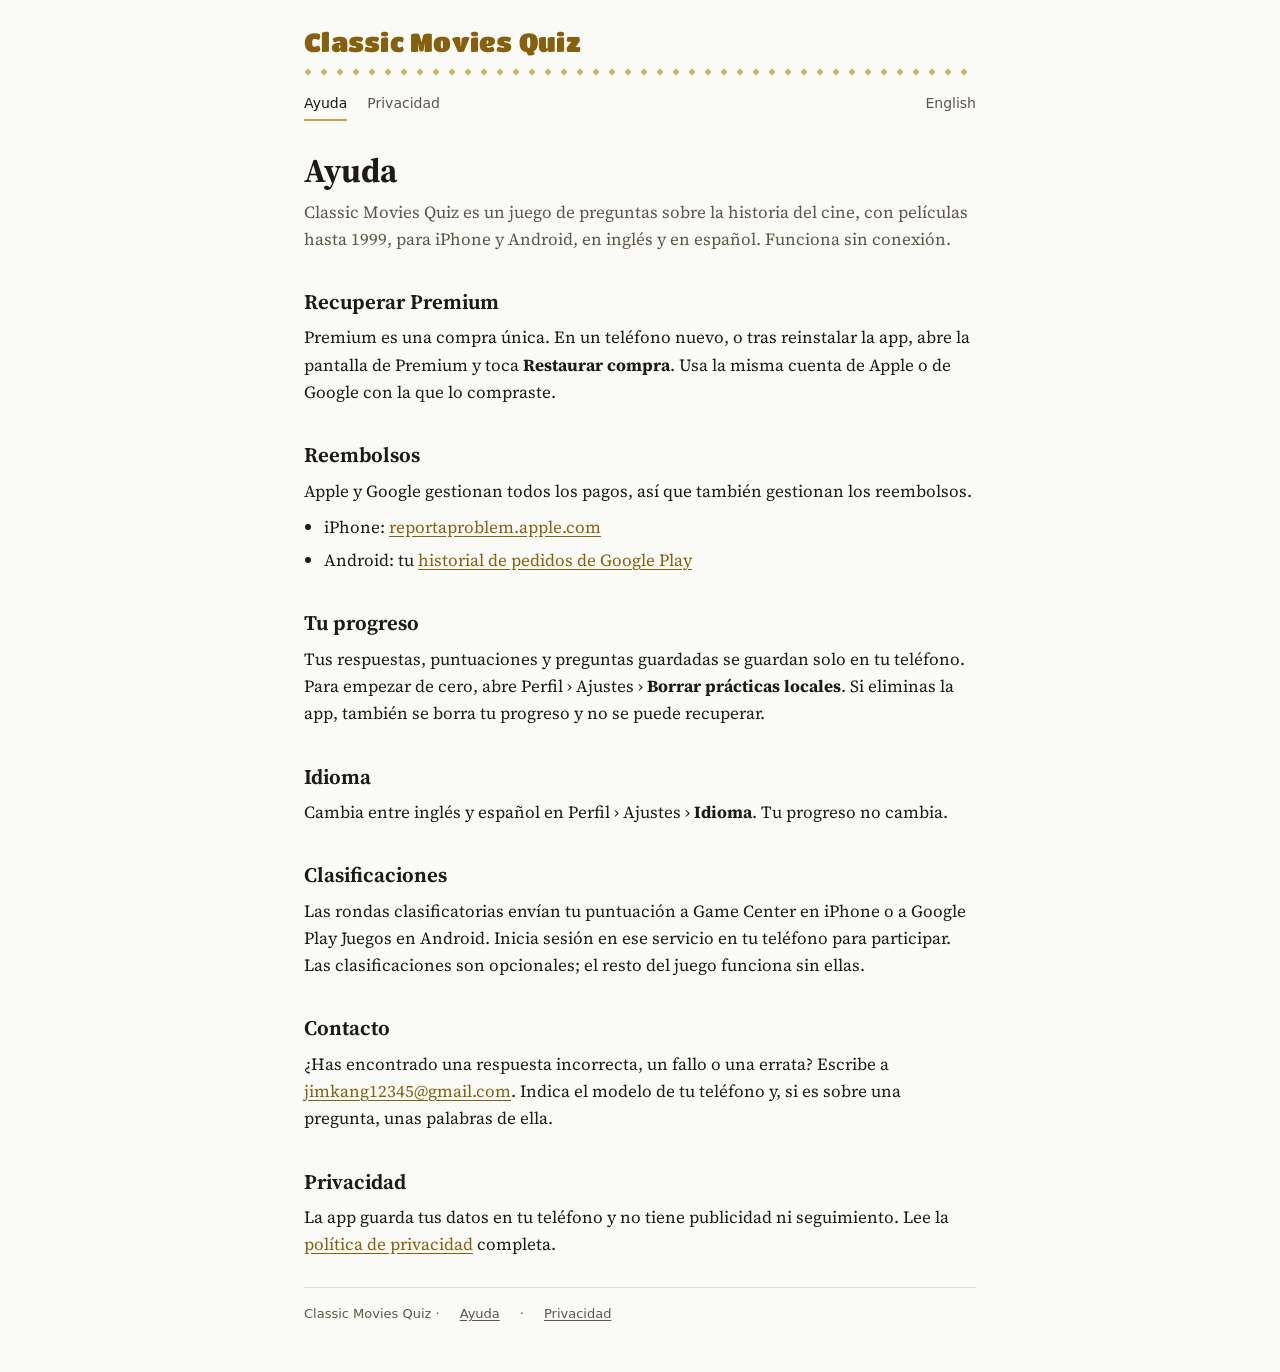
<file: soporte.html>
<!doctype html>
<html lang="es">
<head>
<meta charset="utf-8">
<meta name="viewport" content="width=device-width, initial-scale=1">
<title>Ayuda de Classic Movies Quiz</title>
<link rel="stylesheet" href="style.css">
</head>
<body>
<div class="page">
<div class="masthead">
<a class="wordmark" href="soporte.html">Classic Movies Quiz</a>
<div class="bulbs" aria-hidden="true"></div>
<nav class="nav" aria-label="Sitio"><a href="soporte.html" aria-current="page">Ayuda</a><a href="privacidad.html">Privacidad</a><a class="lang" href="index.html" lang="en">English</a></nav>
</div>
<main class="content">
<header>
  <h1>Ayuda</h1>
  <p class="lede">Classic Movies Quiz es un juego de preguntas sobre la historia del cine, con películas hasta 1999, para iPhone y Android, en inglés y en español. Funciona sin conexión.</p>
</header>

<section aria-labelledby="restore">
  <h2 id="restore">Recuperar Premium</h2>
  <p>Premium es una compra única. En un teléfono nuevo, o tras reinstalar la app, abre la pantalla de Premium y toca <strong>Restaurar compra</strong>. Usa la misma cuenta de Apple o de Google con la que lo compraste.</p>
</section>

<section aria-labelledby="refunds">
  <h2 id="refunds">Reembolsos</h2>
  <p>Apple y Google gestionan todos los pagos, así que también gestionan los reembolsos.</p>
  <ul>
    <li>iPhone: <a href="https://reportaproblem.apple.com">reportaproblem.apple.com</a></li>
    <li>Android: tu <a href="https://play.google.com/store/account/orderhistory?hl=es">historial de pedidos de Google Play</a></li>
  </ul>
</section>

<section aria-labelledby="progress">
  <h2 id="progress">Tu progreso</h2>
  <p>Tus respuestas, puntuaciones y preguntas guardadas se guardan solo en tu teléfono. Para empezar de cero, abre Perfil › Ajustes › <strong>Borrar prácticas locales</strong>. Si eliminas la app, también se borra tu progreso y no se puede recuperar.</p>
</section>

<section aria-labelledby="language">
  <h2 id="language">Idioma</h2>
  <p>Cambia entre inglés y español en Perfil › Ajustes › <strong>Idioma</strong>. Tu progreso no cambia.</p>
</section>

<section aria-labelledby="boards">
  <h2 id="boards">Clasificaciones</h2>
  <p>Las rondas clasificatorias envían tu puntuación a Game Center en iPhone o a Google Play Juegos en Android. Inicia sesión en ese servicio en tu teléfono para participar. Las clasificaciones son opcionales; el resto del juego funciona sin ellas.</p>
</section>

<section aria-labelledby="contact">
  <h2 id="contact">Contacto</h2>
  <p>¿Has encontrado una respuesta incorrecta, un fallo o una errata? Escribe a <a href="mailto:jimkang12345@gmail.com">jimkang12345@gmail.com</a>. Indica el modelo de tu teléfono y, si es sobre una pregunta, unas palabras de ella.</p>
</section>

<section aria-labelledby="privacy">
  <h2 id="privacy">Privacidad</h2>
  <p>La app guarda tus datos en tu teléfono y no tiene publicidad ni seguimiento. Lee la <a href="privacidad.html">política de privacidad</a> completa.</p>
</section>
</main>
<footer>Classic Movies Quiz · <a href="soporte.html">Ayuda</a> · <a href="privacidad.html">Privacidad</a></footer>
</div>
</body>
</html>
</file>
<file: style.css>
/* One reading column under a marquee wordmark, the app's black-and-gold film-house look. */
/* Latin subsets of Source Serif 4 and Titan One (SIL Open Font License, fonts/*-OFL.txt), served with the pages. */
@font-face {
  font-family: "Source Serif 4";
  font-style: normal;
  font-weight: 400 700;
  font-display: swap;
  src: url("fonts/source-serif-4-latin.woff2") format("woff2");
}
@font-face {
  font-family: "Source Serif 4";
  font-style: italic;
  font-weight: 400;
  font-display: swap;
  src: url("fonts/source-serif-4-italic-latin.woff2") format("woff2");
}
@font-face {
  font-family: "Titan One";
  font-style: normal;
  font-weight: 400;
  font-display: swap;
  src: url("fonts/titan-one-latin.woff2") format("woff2");
}
:root {
  --paper: #fafaf6;
  --panel: #f2eee3;
  --ink: #1e1b15;
  --muted: #5e5749;
  --gold: #85610f;
  --bulb: #c9a046;
  --rule: #e2dccd;
  --todo: #fff1c2;
  --font-display: "Titan One", "Arial Rounded MT Bold", "Trebuchet MS", sans-serif;
  --font-body: "Source Serif 4", "Source Serif Pro", Georgia, "Times New Roman", serif;
  --font-ui: system-ui, -apple-system, "Segoe UI", Roboto, sans-serif;
  color-scheme: light;
}
@media (prefers-color-scheme: dark) {
  :root:not([data-theme="light"]) {
    --paper: #121011;
    --panel: #1c1916;
    --ink: #eee8da;
    --muted: #aaa190;
    --gold: #dcb65e;
    --bulb: #e8c46b;
    --rule: #2e2a24;
    --todo: #4a3d14;
    color-scheme: dark;
  }
}
:root[data-theme="dark"] {
  --paper: #121011;
  --panel: #1c1916;
  --ink: #eee8da;
  --muted: #aaa190;
  --gold: #dcb65e;
  --bulb: #e8c46b;
  --rule: #2e2a24;
  --todo: #4a3d14;
  color-scheme: dark;
}

* { box-sizing: border-box; }
html { -webkit-text-size-adjust: 100%; }
body {
  margin: 0;
  background: var(--paper);
  color: var(--ink);
  font-family: var(--font-body);
  font-size: 1.0625rem;
  line-height: 1.6;
  padding-inline: 1rem;
  padding-block: 0 3rem;
}
.page { max-width: 42rem; margin-inline: auto; display: grid; gap: 1.75rem; }
.content { display: grid; gap: 1.75rem; min-width: 0; }

.masthead { display: grid; gap: 0.75rem; padding-block: 1.75rem 0; }
.wordmark {
  font-family: var(--font-display);
  font-weight: 400;
  font-size: 1.6rem;
  letter-spacing: 0.01em;
  color: var(--gold);
  text-decoration: none;
  line-height: 1.1;
}
.bulbs {
  height: 8px;
  background-image: radial-gradient(circle at 4px 4px, var(--bulb) 2.5px, transparent 3px);
  background-size: 16px 8px;
  background-repeat: repeat-x;
  opacity: 0.85;
}
.nav { display: flex; flex-wrap: wrap; gap: 0.25rem 1.25rem; font-family: var(--font-ui); font-size: 0.875rem; }
.nav a { color: var(--muted); text-decoration: none; padding-block: 0.25rem; border-bottom: 2px solid transparent; }
.nav a:hover { color: var(--ink); }
.nav a[aria-current="page"] { color: var(--ink); border-bottom-color: var(--bulb); }
.nav .lang { margin-left: auto; }

h1, h2, h3 { line-height: 1.25; text-wrap: balance; margin: 0; }
h1 { font-size: 2.1rem; font-weight: 700; }
h2 { font-size: 1.3rem; font-weight: 650; padding-top: 0.5rem; }
h3 { font-size: 1.05rem; font-weight: 650; }
.lede { color: var(--muted); margin: 0.5rem 0 0; }
.updated { font-family: var(--font-ui); font-size: 0.8125rem; letter-spacing: 0.04em; text-transform: uppercase; color: var(--muted); margin: 0.75rem 0 0; }

section { display: grid; gap: 0.6rem; min-width: 0; }
section p, section ul, section ol { margin: 0; }
ul, ol { padding-left: 1.25rem; display: grid; gap: 0.35rem; }
a { color: var(--gold); text-underline-offset: 0.15em; }
a:focus-visible { outline: 2px solid var(--bulb); outline-offset: 2px; border-radius: 2px; }

.short {
  background: var(--panel);
  border: 1px solid var(--rule);
  border-radius: 10px;
  padding: 1.1rem 1.25rem;
  display: grid;
  gap: 0.6rem;
}
.short h2 { font-size: 1.05rem; padding-top: 0; font-family: var(--font-ui); letter-spacing: 0.04em; text-transform: uppercase; color: var(--muted); font-weight: 600; }

.table-wrap { overflow-x: auto; }
table { border-collapse: collapse; width: 100%; font-size: 0.97rem; }
th, td { text-align: left; vertical-align: top; padding: 0.55rem 0.75rem 0.55rem 0; border-bottom: 1px solid var(--rule); }
th { font-family: var(--font-ui); font-size: 0.8125rem; letter-spacing: 0.04em; text-transform: uppercase; color: var(--muted); font-weight: 600; }

.contact { font-size: 1.1rem; }
mark.todo { background: var(--todo); color: var(--ink); padding: 0 0.25em; border-radius: 3px; font-family: var(--font-ui); font-size: 0.9em; }
footer { border-top: 1px solid var(--rule); padding-top: 1rem; font-family: var(--font-ui); font-size: 0.8125rem; color: var(--muted); display: flex; flex-wrap: wrap; gap: 0.5rem 1.25rem; }
footer a { color: var(--muted); }

@media (prefers-reduced-motion: no-preference) {
  .nav a { transition: color 120ms ease, border-color 120ms ease; }
}
</file>
